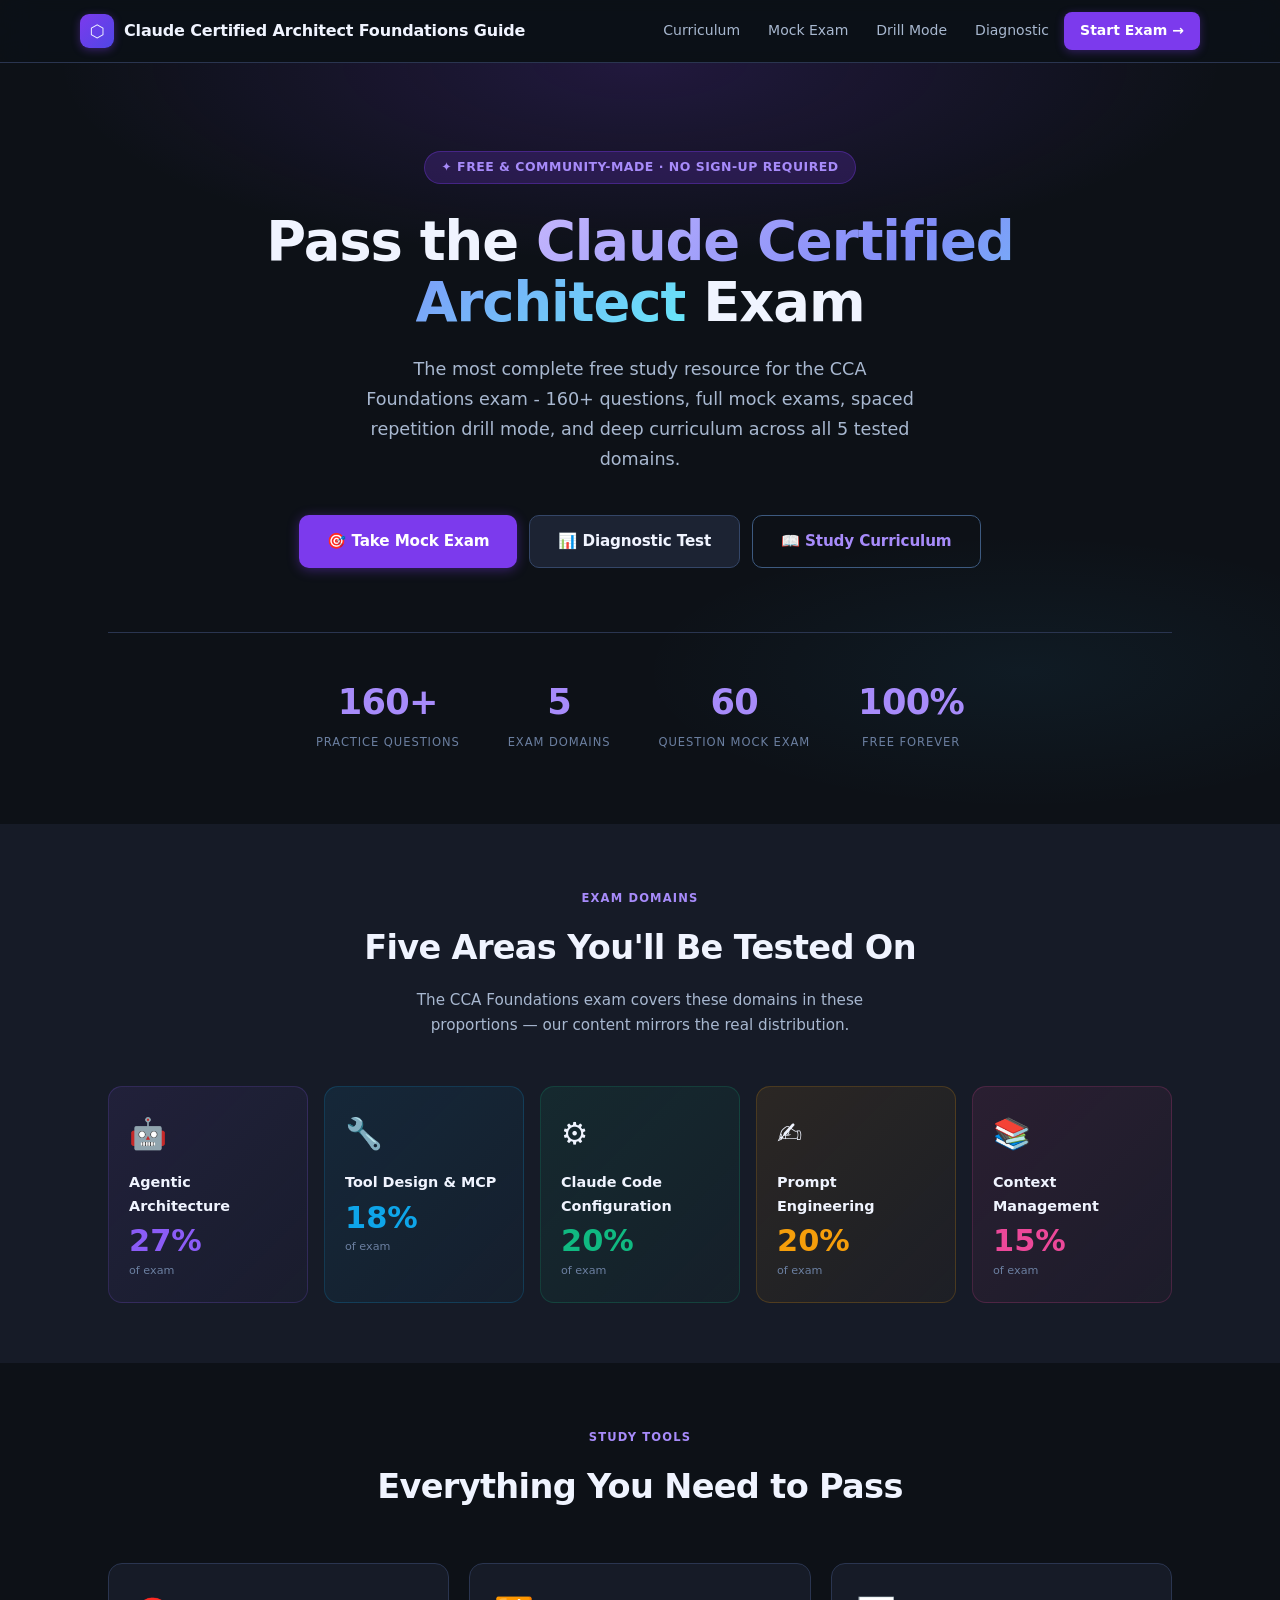
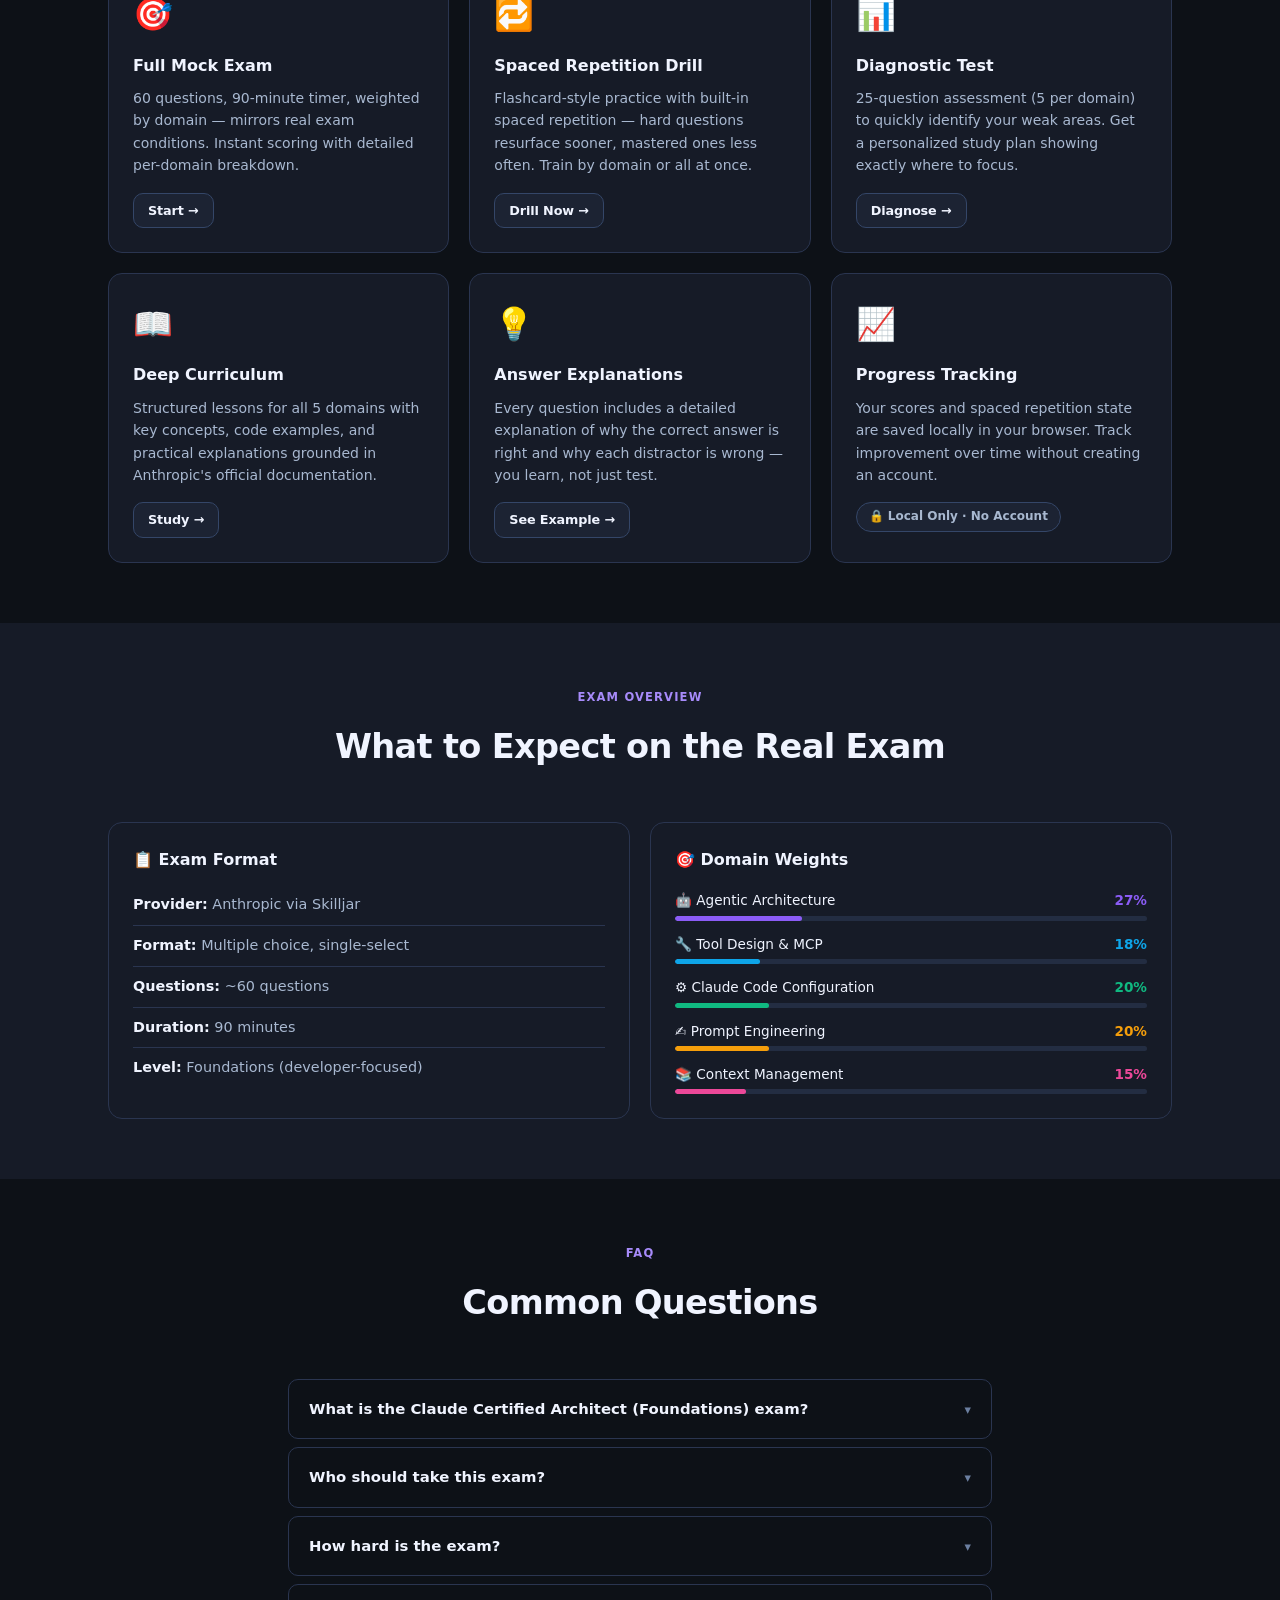
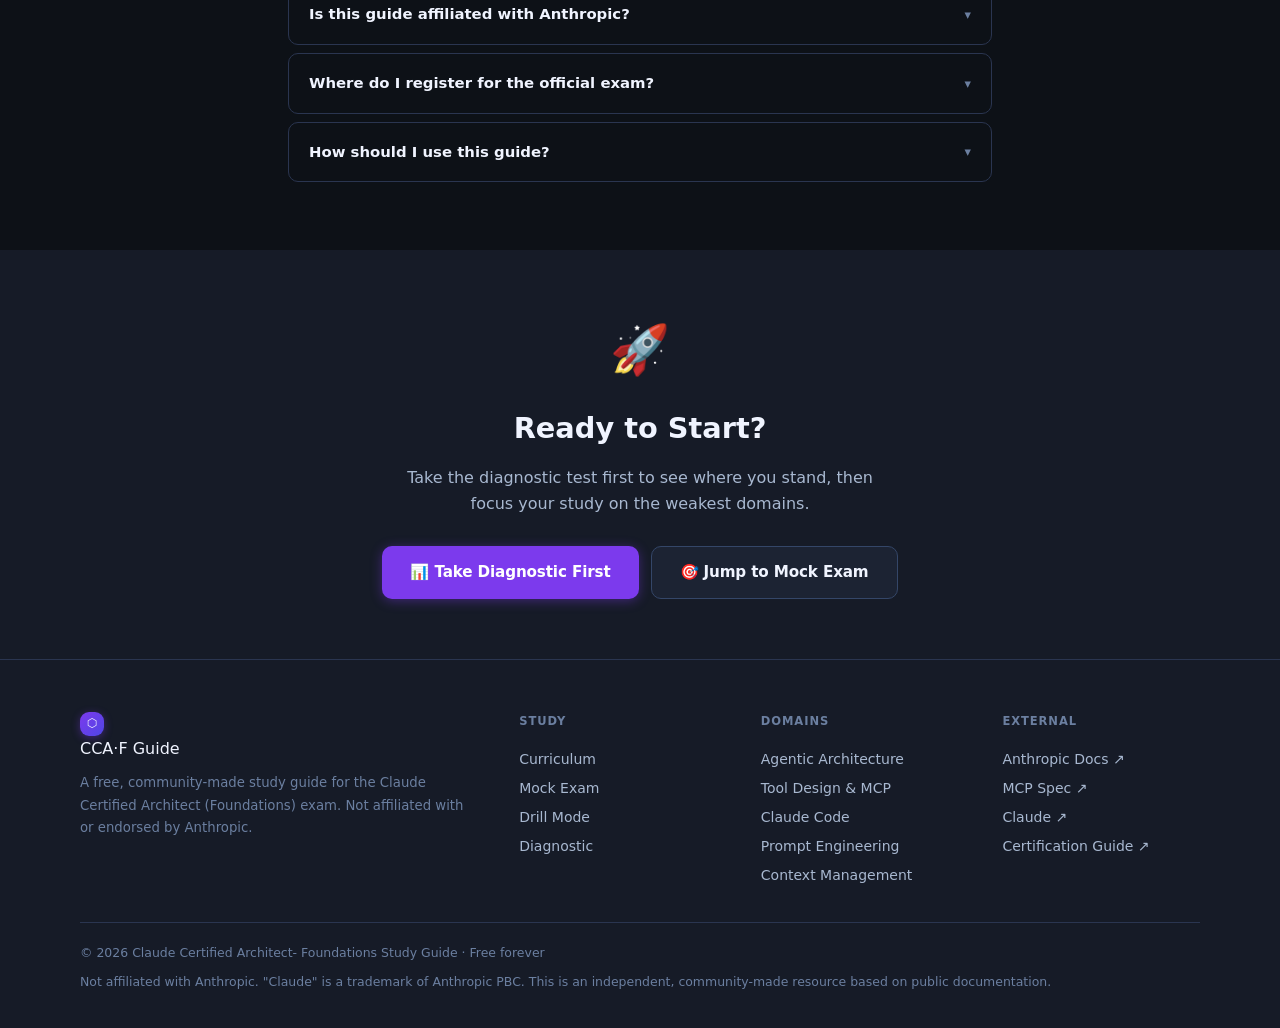
<file: index.html>
<!DOCTYPE html>
<html lang="en">
<head>
<meta charset="UTF-8"/>
<meta name="viewport" content="width=device-width,initial-scale=1"/>
<title>Claude Certified Architect — Free Study Guide</title>
<meta name="description" content="Free, comprehensive study guide for the Claude Certified Architect (Foundations) exam. 160+ practice questions, mock exams, drill mode, and curriculum across all 5 domains."/>
<link rel="stylesheet" href="css/styles.css"/>
</head>
<body>

<nav class="nav">
  <div class="nav-inner">
    <a href="index.html" class="nav-brand">
      <div class="nav-logo">⬡</div>
      Claude Certified Architect Foundations Guide
    </a>
    <div class="nav-links">
      <a href="learn.html">Curriculum</a>
      <a href="mock-exam.html">Mock Exam</a>
      <a href="drill.html">Drill Mode</a>
      <a href="diagnostic.html">Diagnostic</a>
      <a href="mock-exam.html" class="nav-cta">Start Exam →</a>
    </div>
    <button class="nav-mobile-toggle" onclick="toggleMobileNav()">☰</button>
  </div>
</nav>

<!-- Hero -->
<section class="hero">
  <div class="container">
    <div class="hero-badge">✦ Free &amp; Community-Made · No Sign-up Required</div>
    <h1>Pass the <span class="grad">Claude Certified<br/>Architect</span> Exam</h1>
    <p>The most complete free study resource for the CCA Foundations exam - 160+ questions, full mock exams, spaced repetition drill mode, and deep curriculum across all 5 tested domains.</p>
    <div class="hero-actions">
      <a href="mock-exam.html" class="btn btn-primary btn-lg">🎯 Take Mock Exam</a>
      <a href="diagnostic.html" class="btn btn-secondary btn-lg">📊 Diagnostic Test</a>
      <a href="learn.html" class="btn btn-outline btn-lg">📖 Study Curriculum</a>
    </div>
    <div class="hero-stats">
      <div class="hero-stat"><div class="hero-stat-val">160+</div><div class="hero-stat-label">Practice Questions</div></div>
      <div class="hero-stat"><div class="hero-stat-val">5</div><div class="hero-stat-label">Exam Domains</div></div>
      <div class="hero-stat"><div class="hero-stat-val">60</div><div class="hero-stat-label">Question Mock Exam</div></div>
      <div class="hero-stat"><div class="hero-stat-val">100%</div><div class="hero-stat-label">Free Forever</div></div>
    </div>
  </div>
</section>

<!-- Domains -->
<section class="section" style="background:var(--surface)">
  <div class="container">
    <div class="section-header">
      <div class="section-label">Exam Domains</div>
      <div class="section-title">Five Areas You'll Be Tested On</div>
      <div class="section-sub">The CCA Foundations exam covers these domains in these proportions — our content mirrors the real distribution.</div>
    </div>
    <div class="grid-5" id="domain-cards"></div>
  </div>
</section>

<!-- Features -->
<section class="section">
  <div class="container">
    <div class="section-header">
      <div class="section-label">Study Tools</div>
      <div class="section-title">Everything You Need to Pass</div>
    </div>
    <div class="grid-3">
      <div class="card">
        <div style="font-size:2rem;margin-bottom:12px">🎯</div>
        <div class="card-title">Full Mock Exam</div>
        <div class="card-desc">60 questions, 90-minute timer, weighted by domain — mirrors real exam conditions. Instant scoring with detailed per-domain breakdown.</div>
        <div style="margin-top:16px"><a href="mock-exam.html" class="btn btn-secondary btn-sm">Start →</a></div>
      </div>
      <div class="card">
        <div style="font-size:2rem;margin-bottom:12px">🔁</div>
        <div class="card-title">Spaced Repetition Drill</div>
        <div class="card-desc">Flashcard-style practice with built-in spaced repetition — hard questions resurface sooner, mastered ones less often. Train by domain or all at once.</div>
        <div style="margin-top:16px"><a href="drill.html" class="btn btn-secondary btn-sm">Drill Now →</a></div>
      </div>
      <div class="card">
        <div style="font-size:2rem;margin-bottom:12px">📊</div>
        <div class="card-title">Diagnostic Test</div>
        <div class="card-desc">25-question assessment (5 per domain) to quickly identify your weak areas. Get a personalized study plan showing exactly where to focus.</div>
        <div style="margin-top:16px"><a href="diagnostic.html" class="btn btn-secondary btn-sm">Diagnose →</a></div>
      </div>
      <div class="card">
        <div style="font-size:2rem;margin-bottom:12px">📖</div>
        <div class="card-title">Deep Curriculum</div>
        <div class="card-desc">Structured lessons for all 5 domains with key concepts, code examples, and practical explanations grounded in Anthropic's official documentation.</div>
        <div style="margin-top:16px"><a href="learn.html" class="btn btn-secondary btn-sm">Study →</a></div>
      </div>
      <div class="card">
        <div style="font-size:2rem;margin-bottom:12px">💡</div>
        <div class="card-title">Answer Explanations</div>
        <div class="card-desc">Every question includes a detailed explanation of why the correct answer is right and why each distractor is wrong — you learn, not just test.</div>
        <div style="margin-top:16px"><a href="mock-exam.html" class="btn btn-secondary btn-sm">See Example →</a></div>
      </div>
      <div class="card">
        <div style="font-size:2rem;margin-bottom:12px">📈</div>
        <div class="card-title">Progress Tracking</div>
        <div class="card-desc">Your scores and spaced repetition state are saved locally in your browser. Track improvement over time without creating an account.</div>
        <div style="margin-top:16px"><span class="chip">🔒 Local Only · No Account</span></div>
      </div>
    </div>
  </div>
</section>

<!-- Exam Overview -->
<section class="section" style="background:var(--surface)">
  <div class="container">
    <div class="section-header">
      <div class="section-label">Exam Overview</div>
      <div class="section-title">What to Expect on the Real Exam</div>
    </div>
    <div class="grid-2">
      <div class="card">
        <div class="card-title">📋 Exam Format</div>
        <ul style="list-style:none;padding:0;margin-top:12px">
          <li style="padding:8px 0;border-bottom:1px solid var(--border);font-size:0.9rem;color:var(--text2)"><strong style="color:var(--text)">Provider:</strong> Anthropic via Skilljar</li>
          <li style="padding:8px 0;border-bottom:1px solid var(--border);font-size:0.9rem;color:var(--text2)"><strong style="color:var(--text)">Format:</strong> Multiple choice, single-select</li>
          <li style="padding:8px 0;border-bottom:1px solid var(--border);font-size:0.9rem;color:var(--text2)"><strong style="color:var(--text)">Questions:</strong> ~60 questions</li>
          <li style="padding:8px 0;border-bottom:1px solid var(--border);font-size:0.9rem;color:var(--text2)"><strong style="color:var(--text)">Duration:</strong> 90 minutes</li>
          <li style="padding:8px 0;font-size:0.9rem;color:var(--text2)"><strong style="color:var(--text)">Level:</strong> Foundations (developer-focused)</li>
        </ul>
      </div>
      <div class="card">
        <div class="card-title">🎯 Domain Weights</div>
        <div style="margin-top:16px;display:flex;flex-direction:column;gap:12px" id="domain-weights"></div>
      </div>
    </div>
  </div>
</section>

<!-- FAQ -->
<section class="section">
  <div class="container container-sm">
    <div class="section-header">
      <div class="section-label">FAQ</div>
      <div class="section-title">Common Questions</div>
    </div>
    <div id="faq-list"></div>
  </div>
</section>

<!-- CTA -->
<section class="section" style="background:var(--surface)">
  <div class="container" style="text-align:center">
    <div style="font-size:3rem;margin-bottom:16px">🚀</div>
    <h2 style="font-size:1.8rem;font-weight:800;margin-bottom:12px">Ready to Start?</h2>
    <p style="color:var(--text2);margin-bottom:28px;max-width:480px;margin-left:auto;margin-right:auto">Take the diagnostic test first to see where you stand, then focus your study on the weakest domains.</p>
    <div class="hero-actions">
      <a href="diagnostic.html" class="btn btn-primary btn-lg">📊 Take Diagnostic First</a>
      <a href="mock-exam.html" class="btn btn-secondary btn-lg">🎯 Jump to Mock Exam</a>
    </div>
  </div>
</section>

<footer class="footer">
  <div class="footer-inner">
    <div class="footer-brand">
      <div class="footer-brand-logo"><div class="nav-logo" style="width:24px;height:24px;font-size:12px">⬡</div> CCA·F Guide</div>
      <div class="footer-brand-desc">A free, community-made study guide for the Claude Certified Architect (Foundations) exam. Not affiliated with or endorsed by Anthropic.</div>
    </div>
    <div class="footer-col">
      <h4>Study</h4>
      <a href="learn.html">Curriculum</a>
      <a href="mock-exam.html">Mock Exam</a>
      <a href="drill.html">Drill Mode</a>
      <a href="diagnostic.html">Diagnostic</a>
    </div>
    <div class="footer-col">
      <h4>Domains</h4>
      <a href="learn.html#agentic">Agentic Architecture</a>
      <a href="learn.html#tools_mcp">Tool Design &amp; MCP</a>
      <a href="learn.html#claude_code">Claude Code</a>
      <a href="learn.html#prompt_eng">Prompt Engineering</a>
      <a href="learn.html#context">Context Management</a>
    </div>
    <div class="footer-col">
      <h4>External</h4>
      <a href="https://docs.anthropic.com" target="_blank" rel="noopener">Anthropic Docs ↗</a>
      <a href="https://modelcontextprotocol.io" target="_blank" rel="noopener">MCP Spec ↗</a>
      <a href="https://www.anthropic.com/claude" target="_blank" rel="noopener">Claude ↗</a>
      <a href="https://claudecertificationguide.com/learn" target="_blank" rel="noopener">Certification Guide ↗</a>
    </div>
  </div>
  <div class="footer-bottom">
    <div>© 2026 Claude Certified Architect- Foundations Study Guide · Free forever</div>
    <div class="footer-disclaimer">Not affiliated with Anthropic. "Claude" is a trademark of Anthropic PBC. This is an independent, community-made resource based on public documentation.</div>
  </div>
</footer>

<script src="js/questions.js"></script>
<script>
// Render domain cards
const dc = document.getElementById('domain-cards');
Object.values(DOMAINS).forEach(d => {
  dc.innerHTML += `
    <a href="learn.html#${d.id}" class="domain-card" style="background:linear-gradient(135deg,${d.color}18,${d.color}08);border-color:${d.color}30;text-decoration:none;color:var(--text)">
      <div class="domain-icon">${d.icon}</div>
      <div class="domain-name">${d.name}</div>
      <div style="margin-top:8px">
        <span class="domain-weight" style="color:${d.color}">${d.weight}%</span>
        <div class="domain-weight-label">of exam</div>
      </div>
    </a>`;
});

// Render domain weights
const dw = document.getElementById('domain-weights');
Object.values(DOMAINS).forEach(d => {
  dw.innerHTML += `
    <div>
      <div style="display:flex;justify-content:space-between;font-size:0.85rem;margin-bottom:4px">
        <span>${d.icon} ${d.name}</span><span style="color:${d.color};font-weight:700">${d.weight}%</span>
      </div>
      <div class="progress-wrap"><div class="progress-bar" style="width:${d.weight}%;background:${d.color}"></div></div>
    </div>`;
});

// FAQ
const faqs = [
  {q:"What is the Claude Certified Architect (Foundations) exam?", a:"The CCA Foundations exam is Anthropic's official certification for developers and architects working with Claude. It validates expertise across agentic architecture, tool design, Claude Code configuration, prompt engineering, and context management."},
  {q:"Who should take this exam?", a:"Developers building applications with Claude's API, solutions architects designing multi-agent systems, and engineers working with Claude Code and MCP integrations. The Foundations level is the entry-level certification."},
  {q:"How hard is the exam?", a:"The exam tests practical, applied knowledge — not just definitions. Questions often involve understanding nuanced trade-offs and knowing which approach is best in specific scenarios. Our questions are calibrated to match that difficulty level."},
  {q:"Is this guide affiliated with Anthropic?", a:"No. This is a community-made study resource based on Anthropic's public documentation. We are not affiliated with or endorsed by Anthropic. Always refer to official Anthropic documentation for authoritative information."},
  {q:"Where do I register for the official exam?", a:"The official Claude Certified Architect exam is administered via Anthropic's learning portal. Visit Anthropic's website for registration information and official exam details."},
  {q:"How should I use this guide?", a:"Start with the Diagnostic Test to identify weak areas → study those domains in the Curriculum → use Drill Mode for daily practice → take a full Mock Exam to simulate real conditions → review missed questions → repeat until you consistently score 80%+."}
];
const fl = document.getElementById('faq-list');
faqs.forEach((f,i) => {
  fl.innerHTML += `
    <div class="faq-item" id="faq${i}">
      <div class="faq-q" onclick="toggleFAQ(${i})">${f.q}<span class="arrow">▾</span></div>
      <div class="faq-a">${f.a}</div>
    </div>`;
});
function toggleFAQ(i) {
  const el = document.getElementById('faq'+i);
  el.classList.toggle('open');
}

function toggleMobileNav() {
  const links = document.querySelector('.nav-links');
  links.style.display = links.style.display === 'flex' ? 'none' : 'flex';
  links.style.flexDirection = 'column';
  links.style.position = 'absolute';
  links.style.top = '60px';
  links.style.left = '0';
  links.style.right = '0';
  links.style.background = 'var(--surface)';
  links.style.padding = '16px 24px';
  links.style.borderBottom = '1px solid var(--border)';
}
</script>
</body>
</html>
</file>
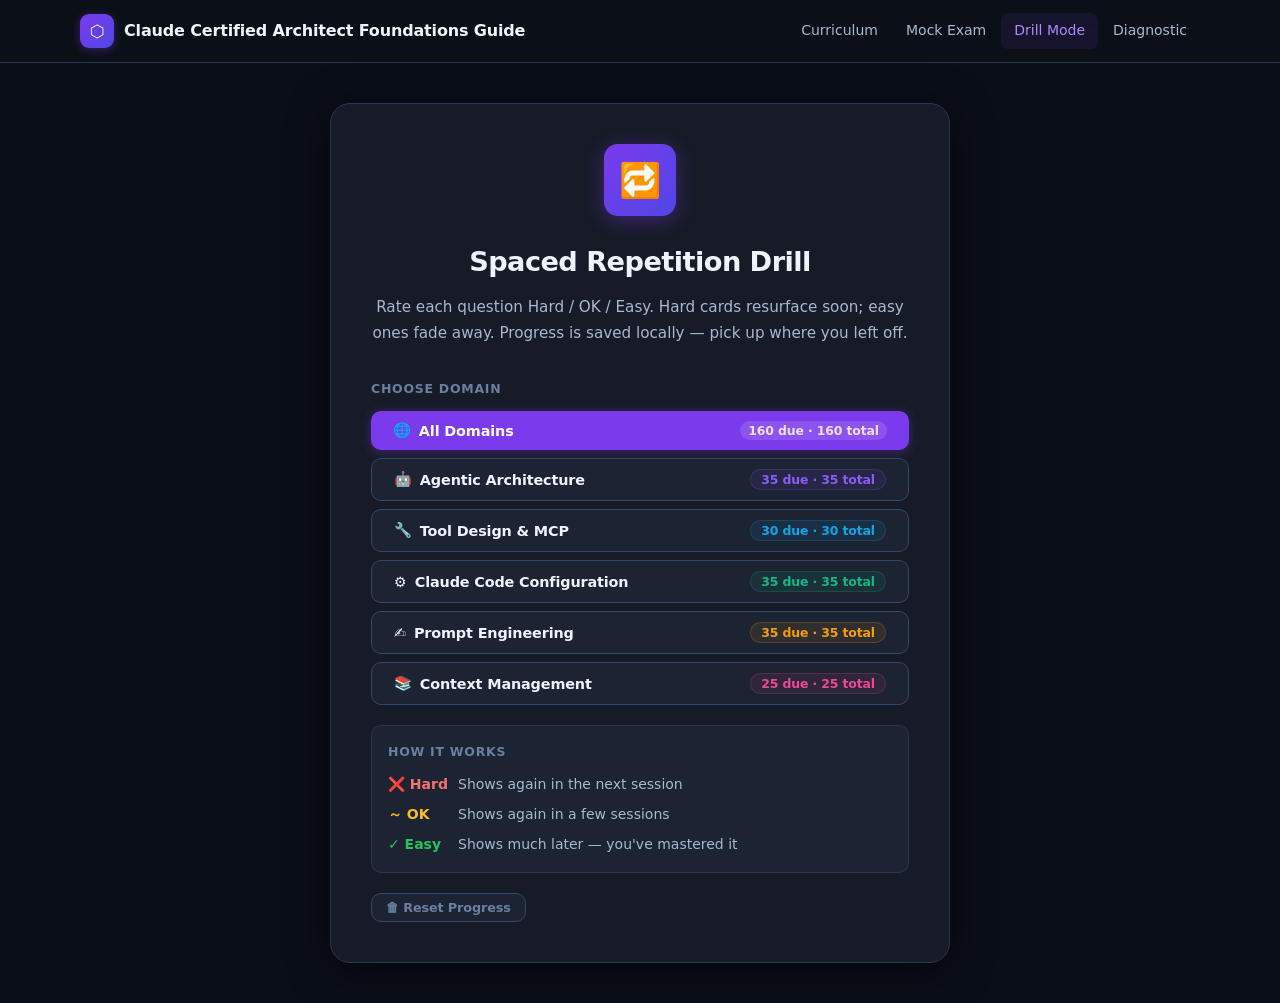
<file: drill.html>
<!DOCTYPE html>
<html lang="en">
<head>
<meta charset="UTF-8"/>
<meta name="viewport" content="width=device-width,initial-scale=1"/>
<title>Drill Mode — CCA·F Guide</title>
<link rel="stylesheet" href="css/styles.css"/>
</head>
<body>

<!-- ── Intro Splash ── -->
<div id="intro-screen" class="splash">
  <nav class="nav">
    <div class="nav-inner">
      <a href="index.html" class="nav-brand"><div class="nav-logo">⬡</div> Claude Certified Architect Foundations Guide</a>
      <div class="nav-links">
        <a href="learn.html">Curriculum</a>
        <a href="mock-exam.html">Mock Exam</a>
        <a href="drill.html" class="active">Drill Mode</a>
        <a href="diagnostic.html">Diagnostic</a>
      </div>
    </div>
  </nav>
  <div class="splash-body">
    <div class="splash-card">
      <div class="splash-icon">🔁</div>
      <h1 class="splash-title text-center">Spaced Repetition Drill</h1>
      <p class="splash-sub text-center">Rate each question Hard / OK / Easy. Hard cards resurface soon; easy ones fade away. Progress is saved locally — pick up where you left off.</p>

      <!-- Domain select -->
      <div style="margin-bottom:20px">
        <div style="font-size:0.78rem;font-weight:700;text-transform:uppercase;letter-spacing:0.06em;color:var(--text3);margin-bottom:12px">Choose Domain</div>
        <div id="domain-buttons" style="display:flex;flex-direction:column;gap:8px"></div>
      </div>

      <!-- How it works -->
      <div style="background:var(--surface2);border:1px solid var(--border);border-radius:var(--radius);padding:16px;margin-bottom:20px">
        <div style="font-size:0.78rem;font-weight:700;text-transform:uppercase;letter-spacing:0.06em;color:var(--text3);margin-bottom:10px">How It Works</div>
        <div style="display:flex;flex-direction:column;gap:7px;font-size:0.875rem;color:var(--text2)">
          <div style="display:flex;align-items:center;gap:10px"><span style="color:var(--red);font-weight:700;width:60px">❌ Hard</span><span>Shows again in the next session</span></div>
          <div style="display:flex;align-items:center;gap:10px"><span style="color:var(--yellow);font-weight:700;width:60px">～ OK</span><span>Shows again in a few sessions</span></div>
          <div style="display:flex;align-items:center;gap:10px"><span style="color:var(--green);font-weight:700;width:60px">✓ Easy</span><span>Shows much later — you've mastered it</span></div>
        </div>
      </div>

      <button onclick="resetProgress()" class="btn btn-secondary btn-sm" style="color:var(--text3)">🗑 Reset Progress</button>
    </div>
  </div>
</div>

<!-- ── Drill Shell ── -->
<div id="drill-shell" class="drill-shell hidden">
  <div class="drill-header">
    <div style="display:flex;align-items:center;gap:14px">
      <button onclick="exitDrill()" class="btn btn-secondary btn-sm">← Exit</button>
      <span id="drill-domain-label" class="chip"></span>
      <span id="drill-progress" style="font-size:0.85rem;color:var(--text2)"></span>
    </div>
    <div id="drill-stats" style="font-size:0.82rem;color:var(--text2)"></div>
  </div>

  <div class="drill-body">
    <div class="flashcard-wrap">

      <!-- Flashcard -->
      <div class="flashcard" id="flashcard">
        <div>
          <div id="fc-domain" style="margin-bottom:14px"></div>
          <div class="flashcard-question" id="fc-question"></div>
        </div>
        <div class="flashcard-actions">
          <button onclick="revealAnswer()" class="btn btn-primary btn-lg">👁 Reveal Answer</button>
        </div>
      </div>

      <!-- Answer reveal -->
      <div class="answer-reveal" id="answer-reveal">
        <div class="correct-answer" id="fc-correct"></div>
        <div class="explanation-text" id="fc-explanation"></div>
      </div>

      <!-- Rating -->
      <div class="drill-rate-wrap" id="rate-wrap">
        <p style="color:var(--text2);font-size:0.85rem;margin-bottom:2px">How well did you know this?</p>
        <div class="drill-rate-btns">
          <button class="rate-btn rate-hard" onclick="rate('hard')">❌ Hard</button>
          <button class="rate-btn rate-ok"   onclick="rate('ok')">～ OK</button>
          <button class="rate-btn rate-easy" onclick="rate('easy')">✓ Easy</button>
        </div>
      </div>

      <!-- All done -->
      <div id="all-done-msg" class="hidden" style="text-align:center;padding:56px 24px">
        <div style="font-size:3.5rem;margin-bottom:20px">🎉</div>
        <h3 style="font-size:1.5rem;font-weight:800;margin-bottom:10px;letter-spacing:-0.01em">All caught up!</h3>
        <p style="color:var(--text2);margin-bottom:28px;line-height:1.7">No due cards right now.<br/>Come back later — spaced repetition will queue more soon.</p>
        <div style="display:flex;gap:12px;justify-content:center;flex-wrap:wrap">
          <button onclick="exitDrill()" class="btn btn-secondary btn-lg">← Choose Domain</button>
          <a href="mock-exam.html" class="btn btn-primary btn-lg">🎯 Take Mock Exam</a>
        </div>
      </div>
    </div>
  </div>
</div>

<script src="js/questions.js"></script>
<script>
let drillQueue = [], drillIdx = 0;
let sessionCorrect = 0, sessionTotal = 0;

function initIntro() {
  const state = getSRState();
  const now = Date.now();
  const db = document.getElementById('domain-buttons');
  db.innerHTML = '';

  // All domains button
  const allDue = QUESTIONS.filter(q => !state[q.id] || state[q.id].due <= now).length;
  db.innerHTML += `
    <button onclick="startDrill('all')" class="btn btn-primary" style="justify-content:space-between;width:100%">
      <span style="display:flex;align-items:center;gap:8px"><span>🌐</span> All Domains</span>
      <span style="font-size:0.78rem;opacity:0.85;background:rgba(255,255,255,0.15);padding:2px 8px;border-radius:100px">${allDue} due · ${QUESTIONS.length} total</span>
    </button>`;

  // Per-domain
  Object.values(DOMAINS).forEach(d => {
    const pool = QUESTIONS_BY_DOMAIN[d.id];
    const due = pool.filter(q => !state[q.id] || state[q.id].due <= now).length;
    db.innerHTML += `
      <button onclick="startDrill('${d.id}')" class="btn btn-secondary" style="justify-content:space-between;width:100%">
        <span style="display:flex;align-items:center;gap:8px"><span>${d.icon}</span> ${d.name}</span>
        <span style="font-size:0.78rem;color:${d.color};background:${d.color}18;border:1px solid ${d.color}33;padding:2px 10px;border-radius:100px">${due} due · ${pool.length} total</span>
      </button>`;
  });
}

function startDrill(domain) {
  drillQueue = getDueQuestions(domain);
  drillIdx = 0; sessionCorrect = 0; sessionTotal = 0;

  document.getElementById('intro-screen').classList.add('hidden');
  document.getElementById('drill-shell').classList.remove('hidden');

  const d = domain === 'all'
    ? { name: 'All Domains', icon: '🌐', color: 'var(--accent-lt)' }
    : DOMAINS[domain];
  const label = document.getElementById('drill-domain-label');
  label.textContent = `${d.icon} ${d.name}`;
  label.style.cssText = `color:${d.color};background:${d.color}18;border:1px solid ${d.color}44`;

  drillQueue.length === 0 ? showAllDone() : showCard();
}

function showCard() {
  if (drillIdx >= drillQueue.length) { showAllDone(); return; }
  const q = drillQueue[drillIdx];
  const d = DOMAINS[q.domain];

  // Reset UI
  document.getElementById('all-done-msg').classList.add('hidden');
  const fc = document.getElementById('flashcard');
  fc.style.display = 'flex';
  document.getElementById('answer-reveal').className = 'answer-reveal';
  document.getElementById('rate-wrap').className = 'drill-rate-wrap';
  document.querySelector('.flashcard-actions').style.display = 'flex';

  // Fill content
  document.getElementById('fc-domain').innerHTML =
    `<span class="domain-pill" style="color:${d.color};background:${d.color}18;border:1px solid ${d.color}44">${d.icon} ${d.name}</span>`;
  document.getElementById('fc-question').textContent = q.question;
  document.getElementById('fc-correct').textContent = `✅ ${q.options[q.correct]}`;
  document.getElementById('fc-explanation').textContent = q.explanation;

  updateProgress();
}

function revealAnswer() {
  document.getElementById('answer-reveal').classList.add('visible');
  document.getElementById('rate-wrap').classList.add('visible');
  document.querySelector('.flashcard-actions').style.display = 'none';
}

function rate(rating) {
  const q = drillQueue[drillIdx];
  updateSR(q.id, rating);
  sessionTotal++;
  if (rating !== 'hard') sessionCorrect++;
  drillIdx++;

  // Brief fade animation
  const fc = document.getElementById('flashcard');
  fc.style.opacity = '0'; fc.style.transform = 'translateY(-6px)';
  setTimeout(() => {
    fc.style.opacity = '1'; fc.style.transform = 'translateY(0)';
    fc.style.transition = 'opacity 0.2s,transform 0.2s';
    showCard();
  }, 150);
}

function updateProgress() {
  document.getElementById('drill-progress').textContent =
    `Card ${drillIdx + 1} of ${drillQueue.length}`;
  document.getElementById('drill-stats').textContent = sessionTotal > 0
    ? `Session: ${sessionCorrect}/${sessionTotal} known (${Math.round(sessionCorrect/sessionTotal*100)}%)`
    : '';
}

function showAllDone() {
  document.getElementById('flashcard').style.display = 'none';
  document.getElementById('answer-reveal').className = 'answer-reveal';
  document.getElementById('rate-wrap').className = 'drill-rate-wrap';
  document.getElementById('all-done-msg').classList.remove('hidden');
}

function exitDrill() {
  document.getElementById('drill-shell').classList.add('hidden');
  document.getElementById('intro-screen').classList.remove('hidden');
  initIntro();
}

function resetProgress() {
  if (confirm('Reset all spaced repetition progress? This cannot be undone.')) {
    localStorage.removeItem(SR_KEY);
    initIntro();
  }
}

initIntro();
</script>
</body>
</html>
</file>
<file: css/styles.css>
/* ========================================
   Claude Certification Guide — Design System v2
   ======================================== */

:root {
  --bg:          #0d1117;
  --bg2:         #0a0e18;
  --surface:     #161b27;
  --surface2:    #1c2333;
  --surface3:    #232d42;
  --surface4:    #2a3550;

  --border:      #2a3550;
  --border2:     #344668;
  --border3:     #3d5a80;

  --accent:      #7c3aed;
  --accent-lt:   #a78bfa;
  --accent-glow: rgba(124,58,237,0.2);
  --accent-glow2:rgba(124,58,237,0.1);

  --text:        #f0f4ff;
  --text2:       #a8b8d0;
  --text3:       #6b7fa0;
  --text4:       #445570;

  --green:       #22c55e;
  --green-dk:    #16a34a;
  --green-bg:    rgba(34,197,94,0.1);
  --green-border:rgba(34,197,94,0.3);

  --red:         #f87171;
  --red-dk:      #dc2626;
  --red-bg:      rgba(248,113,113,0.1);
  --red-border:  rgba(248,113,113,0.3);

  --yellow:      #fbbf24;
  --yellow-bg:   rgba(251,191,36,0.1);
  --yellow-border:rgba(251,191,36,0.3);

  --blue:        #38bdf8;
  --blue-bg:     rgba(56,189,248,0.1);
  --blue-border: rgba(56,189,248,0.3);

  --pink:        #f472b6;
  --pink-bg:     rgba(244,114,182,0.1);

  --radius-sm:   6px;
  --radius:      10px;
  --radius-lg:   14px;
  --radius-xl:   20px;

  --shadow-sm:   0 1px 6px rgba(0,0,0,0.4);
  --shadow:      0 4px 20px rgba(0,0,0,0.5);
  --shadow-lg:   0 8px 40px rgba(0,0,0,0.6);

  --font:   -apple-system, BlinkMacSystemFont, 'Segoe UI', 'Inter', system-ui, sans-serif;
  --mono:   'Cascadia Code', 'Fira Code', 'JetBrains Mono', 'Consolas', monospace;
}

/* ── Reset ── */
*, *::before, *::after { box-sizing: border-box; margin: 0; padding: 0; }
html { scroll-behavior: smooth; -webkit-text-size-adjust: 100%; }
body {
  font-family: var(--font);
  background: var(--bg);
  color: var(--text);
  line-height: 1.65;
  min-height: 100vh;
  -webkit-font-smoothing: antialiased;
  -moz-osx-font-smoothing: grayscale;
}
button { font-family: inherit; }
a { color: var(--accent-lt); text-decoration: none; transition: color 0.15s; }
a:hover { color: var(--text); text-decoration: underline; text-underline-offset: 3px; }
img { max-width: 100%; }

/* ── Layout ── */
.container    { max-width: 1120px; margin: 0 auto; padding: 0 28px; }
.container-sm { max-width:  760px; margin: 0 auto; padding: 0 28px; }

/* ── Navigation ── */
.nav {
  position: sticky; top: 0; z-index: 200;
  background: rgba(13,17,23,0.92);
  backdrop-filter: blur(16px) saturate(1.5);
  -webkit-backdrop-filter: blur(16px);
  border-bottom: 1px solid var(--border);
  padding: 0 28px;
}
.nav-inner {
  max-width: 1120px; margin: 0 auto;
  display: flex; align-items: center; justify-content: space-between;
  height: 62px;
}
.nav-brand {
  display: flex; align-items: center; gap: 10px;
  font-weight: 700; font-size: 1rem; color: var(--text);
  text-decoration: none; letter-spacing: -0.01em;
}
.nav-brand:hover { text-decoration: none; color: var(--text); }
.nav-logo {
  width: 34px; height: 34px; border-radius: 9px; flex-shrink: 0;
  background: linear-gradient(135deg, #7c3aed 0%, #4f46e5 100%);
  display: flex; align-items: center; justify-content: center;
  font-size: 17px; box-shadow: 0 2px 8px rgba(124,58,237,0.4);
}
.nav-links { display: flex; align-items: center; gap: 2px; }
.nav-links a {
  color: var(--text2); padding: 6px 13px; border-radius: 7px;
  font-size: 0.875rem; font-weight: 500; transition: all 0.15s;
  text-decoration: none; white-space: nowrap;
}
.nav-links a:hover { color: var(--text); background: var(--surface2); text-decoration: none; }
.nav-links a.active { color: var(--accent-lt); background: var(--accent-glow2); }
.nav-cta {
  background: var(--accent) !important; color: #fff !important;
  padding: 7px 16px !important; border-radius: 8px !important;
  font-weight: 600 !important; box-shadow: 0 2px 8px rgba(124,58,237,0.35) !important;
}
.nav-cta:hover { background: #8b5cf6 !important; }
.nav-mobile-toggle {
  display: none; background: none; border: 1px solid var(--border2);
  color: var(--text2); cursor: pointer; font-size: 18px;
  padding: 6px 10px; border-radius: 7px;
}

/* ── Hero ── */
.hero {
  padding: 88px 28px 72px;
  text-align: center;
  background:
    radial-gradient(ellipse 70% 40% at 50% 0%, rgba(124,58,237,0.18) 0%, transparent 65%),
    radial-gradient(ellipse 50% 30% at 80% 80%, rgba(56,189,248,0.06) 0%, transparent 60%);
}
.hero-badge {
  display: inline-flex; align-items: center; gap: 7px;
  background: var(--accent-glow); border: 1px solid rgba(124,58,237,0.35);
  color: var(--accent-lt); padding: 5px 16px; border-radius: 100px;
  font-size: 0.78rem; font-weight: 600; letter-spacing: 0.04em;
  margin-bottom: 28px; text-transform: uppercase;
}
.hero h1 {
  font-size: clamp(2rem, 5.5vw, 3.4rem);
  font-weight: 900; line-height: 1.12;
  letter-spacing: -0.02em; margin-bottom: 22px; color: var(--text);
}
.hero h1 .grad {
  background: linear-gradient(135deg, #c4b5fd 0%, #818cf8 50%, #67e8f9 100%);
  -webkit-background-clip: text; -webkit-text-fill-color: transparent; background-clip: text;
}
.hero p { font-size: 1.1rem; color: var(--text2); max-width: 560px; margin: 0 auto 40px; line-height: 1.7; }
.hero-actions { display: flex; gap: 12px; justify-content: center; flex-wrap: wrap; }
.hero-stats {
  display: flex; gap: 48px; justify-content: center; flex-wrap: wrap;
  margin-top: 64px; padding-top: 40px;
  border-top: 1px solid var(--border);
}
.hero-stat-val  { font-size: 2.2rem; font-weight: 900; color: var(--accent-lt); letter-spacing: -0.02em; }
.hero-stat-label{ font-size: 0.72rem; color: var(--text3); text-transform: uppercase; letter-spacing: 0.08em; margin-top: 2px; }

/* ── Buttons ── */
.btn {
  display: inline-flex; align-items: center; gap: 8px;
  padding: 10px 22px; border-radius: var(--radius);
  font-weight: 600; font-size: 0.9rem; cursor: pointer;
  border: none; transition: all 0.15s; text-decoration: none;
  letter-spacing: -0.01em; white-space: nowrap;
}
.btn:hover { text-decoration: none; transform: translateY(-1px); }
.btn:active { transform: translateY(0); }

.btn-primary { background: var(--accent); color: #fff; box-shadow: 0 2px 12px rgba(124,58,237,0.4); }
.btn-primary:hover { background: #8b5cf6; box-shadow: 0 4px 20px rgba(124,58,237,0.5); color: #fff; }

.btn-secondary {
  background: var(--surface2); color: var(--text);
  border: 1px solid var(--border2);
}
.btn-secondary:hover { background: var(--surface3); border-color: var(--border3); color: var(--text); }

.btn-outline {
  background: transparent; color: var(--accent-lt);
  border: 1px solid var(--border3);
}
.btn-outline:hover { background: var(--accent-glow); border-color: var(--accent); color: var(--accent-lt); }

.btn-sm  { padding: 6px 14px; font-size: 0.8rem; }
.btn-lg  { padding: 13px 28px; font-size: 0.95rem; }
.btn-xl  { padding: 15px 34px; font-size: 1rem; }

/* ── Cards ── */
.card {
  background: var(--surface); border: 1px solid var(--border);
  border-radius: var(--radius-lg); padding: 24px;
  transition: border-color 0.2s, box-shadow 0.2s;
}
.card:hover { border-color: var(--border2); box-shadow: var(--shadow-sm); }
.card-title { font-size: 1rem; font-weight: 700; margin-bottom: 8px; color: var(--text); }
.card-desc  { font-size: 0.875rem; color: var(--text2); line-height: 1.6; }

.grid-2 { display: grid; grid-template-columns: repeat(2, 1fr); gap: 20px; }
.grid-3 { display: grid; grid-template-columns: repeat(3, 1fr); gap: 20px; }
.grid-5 { display: grid; grid-template-columns: repeat(5, 1fr); gap: 16px; }

/* ── Section ── */
.section { padding: 60px 0; }
.section-header { text-align: center; margin-bottom: 48px; }
.section-label {
  display: inline-block; font-size: 0.72rem; font-weight: 700; letter-spacing: 0.1em;
  text-transform: uppercase; color: var(--accent-lt); margin-bottom: 12px;
}
.section-title { font-size: clamp(1.5rem, 3vw, 2.1rem); font-weight: 800; margin-bottom: 12px; letter-spacing: -0.02em; }
.section-sub   { color: var(--text2); max-width: 520px; margin: 0 auto; font-size: 0.95rem; }

/* ── Progress ── */
.progress-wrap { background: var(--surface3); border-radius: 100px; height: 5px; overflow: hidden; }
.progress-bar  { height: 100%; border-radius: 100px; background: var(--accent-lt); transition: width 0.4s cubic-bezier(.4,0,.2,1); }

/* ── Domain cards ── */
.domain-card {
  border-radius: var(--radius-lg); padding: 22px 20px;
  border: 1px solid var(--border);
  cursor: pointer; transition: all 0.2s;
  position: relative; overflow: hidden;
  text-decoration: none; color: var(--text);
  display: block;
}
.domain-card:hover {
  transform: translateY(-3px); border-color: var(--border3);
  box-shadow: 0 8px 32px rgba(0,0,0,0.4); text-decoration: none; color: var(--text);
}
.domain-icon   { font-size: 1.9rem; margin-bottom: 12px; }
.domain-name   { font-weight: 700; font-size: 0.9rem; margin-bottom: 6px; }
.domain-weight { font-size: 1.9rem; font-weight: 900; line-height: 1; }
.domain-weight-label { font-size: 0.7rem; color: var(--text3); margin-top: 2px; }

/* ── Pills / Chips ── */
.chip {
  display: inline-flex; align-items: center; gap: 5px;
  background: var(--surface2); border: 1px solid var(--border2);
  color: var(--text2); padding: 4px 12px; border-radius: 100px;
  font-size: 0.75rem; font-weight: 600;
}
.domain-pill {
  display: inline-flex; align-items: center; gap: 6px;
  padding: 4px 12px; border-radius: 100px;
  font-size: 0.75rem; font-weight: 700; letter-spacing: 0.01em;
}

/* ═══════════════════════════════════════════════════
   QUIZ / EXAM UI  ← main redesign
═══════════════════════════════════════════════════ */

.quiz-shell {
  min-height: 100vh;
  display: flex; flex-direction: column;
  background: var(--bg2);
}

/* Header bar */
.quiz-header {
  background: var(--surface);
  border-bottom: 1px solid var(--border);
  padding: 14px 28px;
  display: flex; align-items: center; justify-content: space-between; gap: 20px;
  flex-wrap: wrap;
  box-shadow: var(--shadow-sm);
}
.quiz-header-left { display: flex; align-items: center; gap: 14px; }
.quiz-counter {
  font-size: 0.85rem; color: var(--text2); white-space: nowrap;
}
.quiz-counter strong { color: var(--text); font-weight: 700; }

/* Timer */
.quiz-timer {
  display: flex; align-items: center; gap: 7px;
  background: var(--surface2); border: 1px solid var(--border2);
  padding: 7px 16px; border-radius: 8px;
  font-size: 1rem; font-weight: 700; font-family: var(--mono);
  color: var(--text); letter-spacing: 0.04em;
  box-shadow: inset 0 1px 0 rgba(255,255,255,0.05);
}
.quiz-timer.warning { color: var(--yellow); border-color: var(--yellow-border); background: var(--yellow-bg); }
.quiz-timer.danger  { color: var(--red);    border-color: var(--red-border);    background: var(--red-bg);   animation: pulse 1s infinite; }
@keyframes pulse { 0%,100%{opacity:1} 50%{opacity:0.6} }

/* Quiz body */
.quiz-body {
  flex: 1; display: flex; align-items: flex-start; justify-content: center;
  padding: 40px 28px 60px;
}
.quiz-q-wrap { width: 100%; max-width: 780px; }

/* Domain label */
.quiz-domain-label { margin-bottom: 18px; }

/* Question text */
.quiz-question {
  font-size: 1.22rem; font-weight: 600; line-height: 1.6;
  color: var(--text);
  margin-bottom: 32px;
  letter-spacing: -0.01em;
  user-select: none;
}

/* Options list */
.quiz-options {
  display: flex; flex-direction: column; gap: 11px;
  margin-bottom: 28px;
}

/* Individual option */
.quiz-option {
  display: flex; align-items: center; gap: 16px;
  padding: 18px 20px; border-radius: var(--radius-lg);
  border: 1.5px solid var(--border2);
  background: var(--surface);
  cursor: pointer; transition: all 0.15s;
  text-align: left; width: 100%;
  color: var(--text);           /* explicit — overrides browser button default */
  font-size: 0.96rem; line-height: 1.55; font-family: var(--font);
  box-shadow: 0 1px 4px rgba(0,0,0,0.3);
}
.quiz-option:hover:not(.disabled) {
  border-color: var(--accent);
  background: var(--surface2);
  box-shadow: 0 0 0 1px var(--accent), 0 4px 16px rgba(124,58,237,0.15);
  transform: translateX(2px);
}
.quiz-option:focus-visible {
  outline: 2px solid var(--accent-lt); outline-offset: 2px;
}

/* Selected (before reveal) */
.quiz-option.selected {
  border-color: var(--accent);
  background: rgba(124,58,237,0.12);
  box-shadow: 0 0 0 1px var(--accent);
}

/* Correct */
.quiz-option.correct {
  border-color: var(--green); background: var(--green-bg);
  box-shadow: 0 0 0 1px var(--green-dk), 0 4px 16px rgba(34,197,94,0.15);
  color: var(--text);
}

/* Incorrect */
.quiz-option.incorrect {
  border-color: var(--red); background: var(--red-bg);
  box-shadow: 0 0 0 1px var(--red-dk);
  color: var(--text);
}
.quiz-option.disabled { cursor: default; pointer-events: none; }

/* Letter badge */
.quiz-option-letter {
  flex-shrink: 0; width: 34px; height: 34px; border-radius: 50%;
  background: var(--surface3); border: 1.5px solid var(--border3);
  display: flex; align-items: center; justify-content: center;
  font-size: 0.82rem; font-weight: 800; color: var(--text2);
  transition: all 0.15s;
}
.quiz-option:hover:not(.disabled) .quiz-option-letter {
  background: var(--accent); border-color: var(--accent); color: #fff;
}
.quiz-option.selected  .quiz-option-letter { background: var(--accent);  border-color: var(--accent);  color: #fff; }
.quiz-option.correct   .quiz-option-letter { background: var(--green);   border-color: var(--green);   color: #fff; }
.quiz-option.incorrect .quiz-option-letter { background: var(--red);     border-color: var(--red);     color: #fff; }

/* Option text */
.quiz-option-text { flex: 1; color: var(--text); }

/* Explanation box */
.quiz-explanation {
  margin-top: 8px; padding: 18px 20px;
  background: var(--surface2);
  border: 1px solid var(--border2);
  border-radius: var(--radius-lg);
  font-size: 0.9rem; color: var(--text2);
  line-height: 1.7; display: none;
  border-left: 3px solid var(--accent);
}
.quiz-explanation.visible { display: block; animation: fadeIn 0.2s ease; }
@keyframes fadeIn { from{opacity:0;transform:translateY(-4px)} to{opacity:1;transform:translateY(0)} }
.quiz-explanation strong { color: var(--text); font-weight: 700; }

/* Quiz footer actions */
.quiz-actions {
  display: flex; align-items: center; justify-content: space-between;
  flex-wrap: wrap; gap: 12px; margin-top: 20px;
}
.quiz-score-live {
  font-size: 0.85rem; color: var(--text2);
  background: var(--surface2); border: 1px solid var(--border);
  padding: 6px 14px; border-radius: 100px;
}

/* ── Results ── */
.results-wrap { max-width: 780px; margin: 0 auto; padding: 52px 28px; }
.results-score { text-align: center; margin-bottom: 52px; }

.results-circle {
  width: 148px; height: 148px; border-radius: 50%;
  border: 6px solid var(--accent);
  display: flex; flex-direction: column; align-items: center; justify-content: center;
  margin: 0 auto 24px;
  background: radial-gradient(circle, rgba(124,58,237,0.15) 0%, transparent 70%);
  box-shadow: 0 0 40px rgba(124,58,237,0.2);
}
.results-pct       { font-size: 2.6rem; font-weight: 900; color: var(--accent-lt); line-height: 1; letter-spacing: -0.02em; }
.results-pct-label { font-size: 0.72rem; color: var(--text3); text-transform: uppercase; letter-spacing: 0.06em; margin-top: 4px; }
.results-pass { color: var(--green); font-weight: 700; font-size: 1.15rem; }
.results-fail { color: var(--red);   font-weight: 700; font-size: 1.15rem; }

.domain-breakdown { display: flex; flex-direction: column; gap: 14px; }
.domain-row { display: flex; align-items: center; gap: 16px; }
.domain-row-name  { width: 230px; font-size: 0.875rem; font-weight: 600; flex-shrink: 0; color: var(--text); }
.domain-row-bar   { flex: 1; }
.domain-row-score { width: 52px; text-align: right; font-size: 0.875rem; font-weight: 700; flex-shrink: 0; }

/* ── Drill / Flashcard ── */
.drill-shell { min-height: 100vh; display: flex; flex-direction: column; background: var(--bg2); }
.drill-header {
  background: var(--surface); border-bottom: 1px solid var(--border);
  padding: 16px 28px;
  display: flex; align-items: center; justify-content: space-between;
  box-shadow: var(--shadow-sm);
}
.drill-body {
  flex: 1; display: flex; align-items: center; justify-content: center;
  padding: 40px 28px;
}
.flashcard-wrap { width: 100%; max-width: 700px; }

.flashcard {
  background: var(--surface);
  border: 1px solid var(--border2);
  border-radius: var(--radius-xl); padding: 44px;
  min-height: 280px; display: flex; flex-direction: column;
  justify-content: space-between;
  box-shadow: var(--shadow);
}
.flashcard-question {
  font-size: 1.15rem; font-weight: 600; line-height: 1.65;
  color: var(--text); flex: 1; margin-bottom: 28px;
}
.flashcard-actions { display: flex; gap: 12px; justify-content: center; }

.answer-reveal {
  margin-top: 20px; padding: 20px 24px;
  background: var(--surface2); border: 1px solid var(--border2);
  border-radius: var(--radius-lg);
  border-left: 3px solid var(--green);
  display: none; animation: fadeIn 0.2s ease;
}
.answer-reveal.visible { display: block; }
.answer-reveal .correct-answer {
  color: var(--green); font-weight: 700; margin-bottom: 10px; font-size: 0.95rem;
}
.answer-reveal .explanation-text {
  font-size: 0.88rem; color: var(--text2); line-height: 1.7;
}

/* Rating buttons */
.drill-rate-wrap { margin-top: 24px; text-align: center; display: none; }
.drill-rate-wrap.visible { display: block; animation: fadeIn 0.2s ease; }
.drill-rate-btns { display: flex; gap: 12px; justify-content: center; margin-top: 12px; }
.rate-btn {
  padding: 11px 28px; border-radius: var(--radius); font-family: inherit;
  font-weight: 700; font-size: 0.9rem; cursor: pointer; transition: all 0.15s;
  background: transparent; border: 1.5px solid;
  letter-spacing: 0.01em;
}
.rate-hard { border-color: var(--red);    color: var(--red);    }
.rate-hard:hover  { background: var(--red-bg);    transform: translateY(-1px); }
.rate-ok   { border-color: var(--yellow); color: var(--yellow); }
.rate-ok:hover    { background: var(--yellow-bg); transform: translateY(-1px); }
.rate-easy { border-color: var(--green);  color: var(--green);  }
.rate-easy:hover  { background: var(--green-bg);  transform: translateY(-1px); }

/* ── Curriculum ── */
.curriculum-layout {
  display: grid; grid-template-columns: 260px 1fr; gap: 36px;
  align-items: start;
}
/* CRITICAL: grid children default min-width:auto which lets them overflow
   the 1fr track. Setting min-width:0 forces the column to actually shrink. */
.curriculum-content { min-width: 0; overflow: hidden; }
.curriculum-sidebar {
  position: sticky; top: 82px;
  background: var(--surface); border: 1px solid var(--border);
  border-radius: var(--radius-lg); padding: 20px;
}
.curriculum-nav-item {
  display: flex; align-items: center; gap: 8px; width: 100%;
  padding: 9px 12px; border-radius: var(--radius-sm);
  font-size: 0.875rem; font-weight: 500; color: var(--text2);
  cursor: pointer; transition: all 0.12s; margin-bottom: 2px;
  text-decoration: none;
}
.curriculum-nav-item:hover { color: var(--text); background: var(--surface2); text-decoration: none; }
.curriculum-nav-item.active { color: var(--accent-lt); background: var(--accent-glow2); }

.lesson-card {
  background: var(--surface); border: 1px solid var(--border);
  border-radius: var(--radius-lg); padding: 28px 30px; margin-bottom: 20px;
  overflow-wrap: break-word; word-break: break-word;
}
.lesson-card h3 { font-size: 1.05rem; font-weight: 700; margin-bottom: 14px; color: var(--text); }
.lesson-card h4 { font-size: 0.9rem; font-weight: 700; color: var(--text); margin: 18px 0 8px; }
.lesson-card p  { font-size: 0.9rem; color: var(--text2); line-height: 1.75; margin-bottom: 12px; overflow-wrap: break-word; }
.lesson-card ul { list-style: none; padding: 0; }
.lesson-card ul li {
  display: flex; align-items: flex-start; gap: 10px;
  padding: 7px 0; font-size: 0.9rem; color: var(--text2);
  border-bottom: 1px solid var(--border); line-height: 1.6;
}
.lesson-card ul li:last-child { border-bottom: none; }
.lesson-card ul li::before { content: '›'; color: var(--accent-lt); flex-shrink: 0; font-weight: 700; }
.lesson-card code {
  background: var(--surface3); border: 1px solid var(--border2);
  padding: 2px 7px; border-radius: 4px; font-family: var(--mono);
  font-size: 0.8rem; color: #c4b5fd;
}
.lesson-card pre {
  background: var(--bg); border: 1px solid var(--border2);
  border-radius: var(--radius); padding: 18px 20px; overflow-x: auto;
  font-family: var(--mono); font-size: 0.81rem; line-height: 1.65;
  color: #cbd5e1; margin: 14px 0;
}
.callout {
  display: flex; gap: 10px; padding: 14px 18px;
  border-radius: var(--radius); font-size: 0.875rem; line-height: 1.65; margin: 14px 0;
}
.callout-info { background: var(--blue-bg);   border-left: 3px solid var(--blue);   color: var(--text2); }
.callout-warn { background: var(--yellow-bg); border-left: 3px solid var(--yellow); color: var(--text2); }
.callout-tip  { background: var(--green-bg);  border-left: 3px solid var(--green);  color: var(--text2); }

/* ── FAQ ── */
.faq-item { border: 1px solid var(--border); border-radius: var(--radius); margin-bottom: 8px; overflow: hidden; }
.faq-q {
  padding: 17px 20px; font-weight: 600; font-size: 0.93rem; color: var(--text);
  cursor: pointer; display: flex; justify-content: space-between; align-items: center;
  transition: background 0.12s; gap: 12px;
}
.faq-q:hover { background: var(--surface2); }
.faq-q .arrow { flex-shrink: 0; transition: transform 0.2s; color: var(--text3); font-size: 0.8rem; }
.faq-item.open .faq-q .arrow { transform: rotate(180deg); }
.faq-a {
  padding: 0 20px; max-height: 0; overflow: hidden;
  transition: max-height 0.3s ease, padding 0.3s;
  font-size: 0.875rem; color: var(--text2); line-height: 1.75;
}
.faq-item.open .faq-a { max-height: 400px; padding: 0 20px 18px; }

/* ── Toast ── */
.toast {
  position: fixed; bottom: 24px; right: 24px; z-index: 999;
  background: var(--surface); border: 1px solid var(--border2);
  padding: 14px 20px; border-radius: 12px; box-shadow: var(--shadow);
  font-size: 0.875rem; display: flex; align-items: center; gap: 10px;
  transform: translateY(20px); opacity: 0; transition: all 0.25s;
  pointer-events: none; color: var(--text);
}
.toast.show { transform: translateY(0); opacity: 1; }

/* ── Footer ── */
.footer {
  background: var(--surface); border-top: 1px solid var(--border);
  padding: 52px 28px 36px;
}
.footer-inner {
  max-width: 1120px; margin: 0 auto;
  display: grid; grid-template-columns: 2fr 1fr 1fr 1fr; gap: 44px;
}
.footer-brand-desc { font-size: 0.83rem; color: var(--text3); line-height: 1.7; margin-top: 10px; }
.footer-col h4 {
  font-size: 0.72rem; font-weight: 700; text-transform: uppercase;
  letter-spacing: 0.08em; color: var(--text3); margin-bottom: 14px;
}
.footer-col a {
  display: block; font-size: 0.875rem; color: var(--text2);
  padding: 3px 0; transition: color 0.12s; text-decoration: none;
}
.footer-col a:hover { color: var(--text); text-decoration: none; }
.footer-bottom {
  max-width: 1120px; margin: 32px auto 0; padding-top: 20px;
  border-top: 1px solid var(--border);
  display: flex; justify-content: space-between; align-items: center;
  font-size: 0.78rem; color: var(--text3); flex-wrap: wrap; gap: 8px;
}

/* ── Utilities ── */
.text-center  { text-align: center; }
.text-sm      { font-size: 0.85rem; }
.text-xs      { font-size: 0.75rem; }
.text-muted   { color: var(--text2); }
.text-dim     { color: var(--text3); }
.text-green   { color: var(--green); }
.text-red     { color: var(--red); }
.text-yellow  { color: var(--yellow); }
.text-accent  { color: var(--accent-lt); }
.font-bold    { font-weight: 700; }
.font-mono    { font-family: var(--mono); }

.mt-4  { margin-top:  4px; } .mt-8  { margin-top:  8px; } .mt-12 { margin-top: 12px; }
.mt-16 { margin-top: 16px; } .mt-24 { margin-top: 24px; } .mt-32 { margin-top: 32px; }
.mb-8  { margin-bottom: 8px; } .mb-12 { margin-bottom: 12px; }
.mb-16 { margin-bottom: 16px; } .mb-24 { margin-bottom: 24px; }

.flex        { display: flex; }
.items-center{ align-items: center; }
.justify-between { justify-content: space-between; }
.justify-center  { justify-content: center; }
.flex-wrap   { flex-wrap: wrap; }
.gap-8       { gap: 8px; }
.gap-12      { gap: 12px; }
.w-full      { width: 100%; }
.hidden      { display: none !important; }

/* ── Scrollbar ── */
::-webkit-scrollbar { width: 6px; height: 6px; }
::-webkit-scrollbar-track { background: var(--bg); }
::-webkit-scrollbar-thumb { background: var(--surface4); border-radius: 3px; }
::-webkit-scrollbar-thumb:hover { background: var(--accent); }

/* ── Responsive ── */
@media (max-width: 960px) {
  .grid-3 { grid-template-columns: repeat(2, 1fr); }
  .grid-5 { grid-template-columns: repeat(3, 1fr); }
  .footer-inner { grid-template-columns: 1fr 1fr; }
  .curriculum-layout { grid-template-columns: 1fr; }
  .curriculum-sidebar { position: static; }
}
@media (max-width: 640px) {
  .grid-2, .grid-3 { grid-template-columns: 1fr; }
  .grid-5 { grid-template-columns: repeat(2, 1fr); }
  .footer-inner { grid-template-columns: 1fr; }
  .nav-links { display: none; }
  .nav-mobile-toggle { display: block; }
  .hero { padding: 52px 20px 44px; }
  .hero-stats { gap: 28px; }
  .quiz-body { padding: 24px 16px 40px; }
  .quiz-header { padding: 12px 16px; }
  .quiz-question { font-size: 1.05rem; }
  .quiz-option { padding: 14px 16px; gap: 12px; }
  .flashcard { padding: 28px 24px; }
  .results-wrap { padding: 36px 20px; }
  .domain-row-name { width: 160px; font-size: 0.8rem; }
}

/* ── Intro / Splash screens ── */
.splash {
  min-height: 100vh; display: flex; flex-direction: column;
  background: var(--bg2);
}
.splash-body {
  flex: 1; display: flex; align-items: center; justify-content: center;
  padding: 40px 24px;
}
.splash-card {
  width: 100%; max-width: 620px;
  background: var(--surface); border: 1px solid var(--border);
  border-radius: var(--radius-xl); padding: 40px;
  box-shadow: var(--shadow-lg);
}
.splash-icon {
  width: 72px; height: 72px; border-radius: var(--radius-lg);
  background: linear-gradient(135deg, #7c3aed, #4f46e5);
  display: flex; align-items: center; justify-content: center;
  font-size: 34px; margin: 0 auto 24px;
  box-shadow: 0 4px 20px rgba(124,58,237,0.4);
}
.splash-title { font-size: 1.7rem; font-weight: 800; margin-bottom: 10px; letter-spacing: -0.02em; }
.splash-sub   { color: var(--text2); line-height: 1.7; margin-bottom: 32px; font-size: 0.95rem; }
.info-grid    { display: grid; grid-template-columns: 1fr 1fr; gap: 12px; margin-bottom: 28px; }
.info-tile {
  background: var(--surface2); border: 1px solid var(--border);
  border-radius: var(--radius); padding: 16px;
}
.info-tile-icon  { font-size: 1.4rem; margin-bottom: 6px; }
.info-tile-title { font-size: 0.85rem; font-weight: 700; margin-bottom: 4px; color: var(--text); }
.info-tile-desc  { font-size: 0.78rem; color: var(--text2); line-height: 1.55; }
</file>
